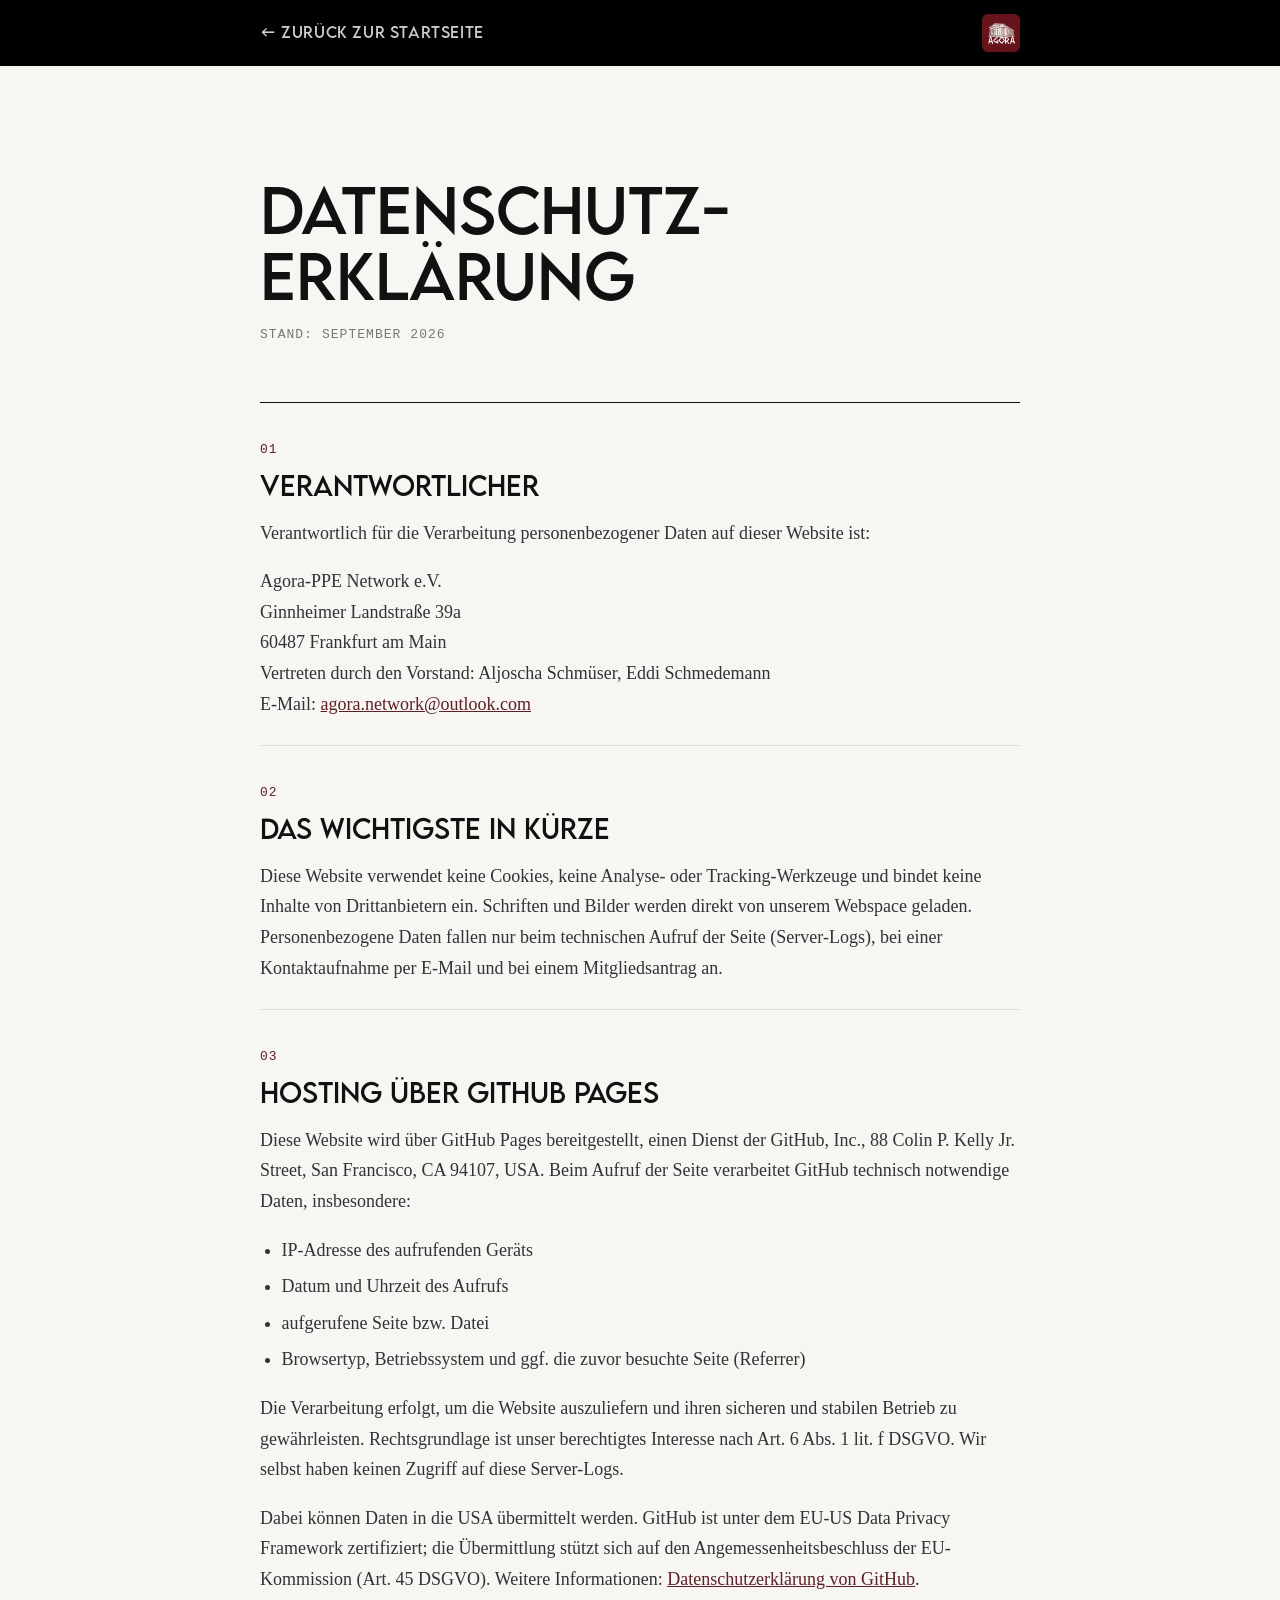
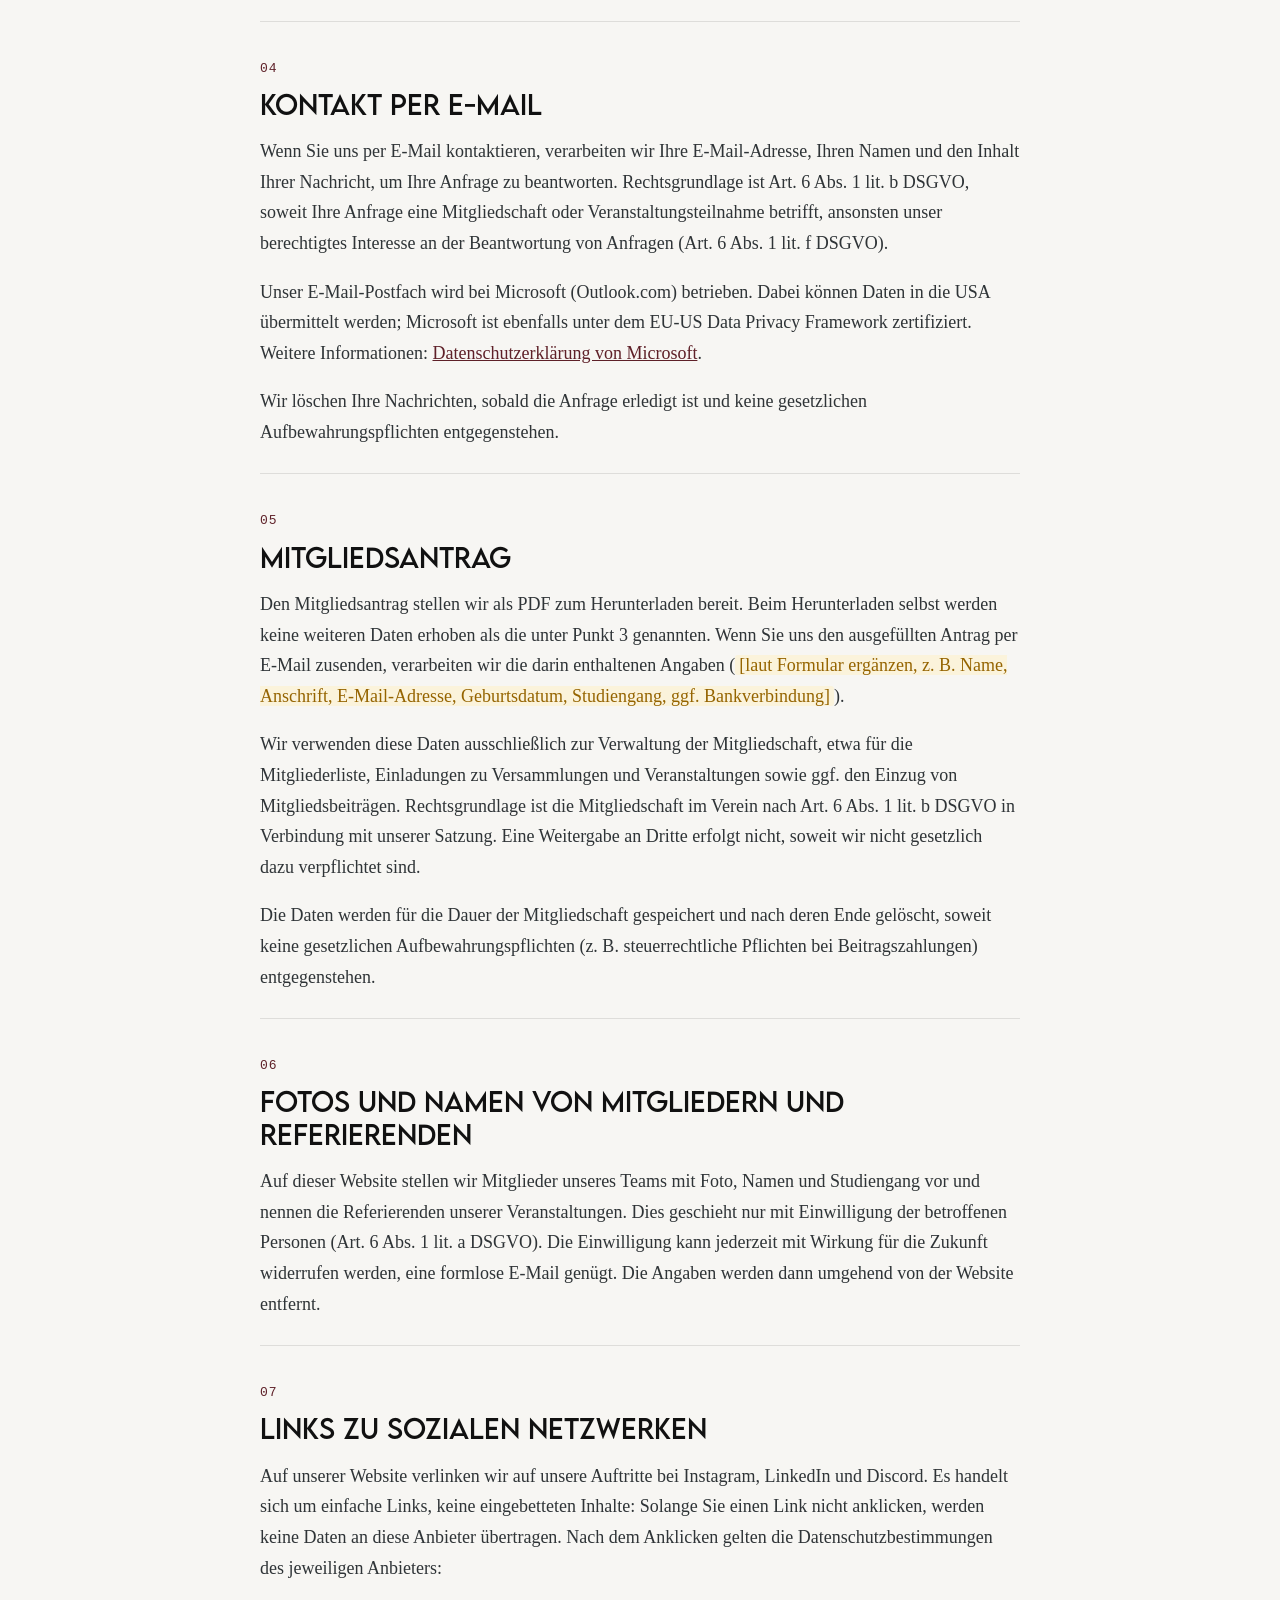
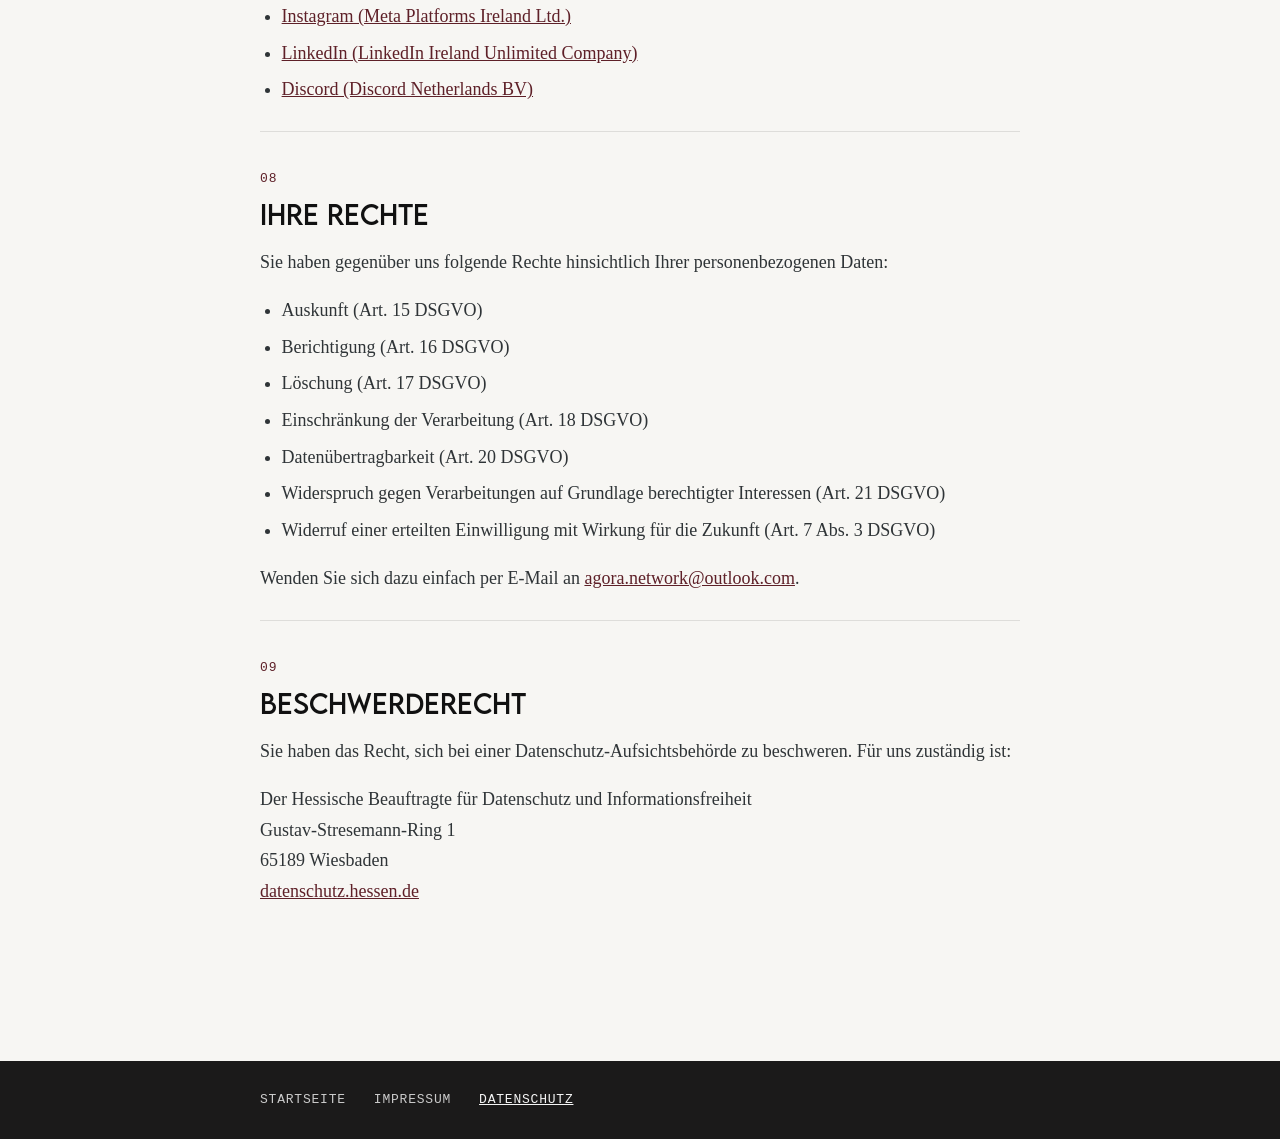
<file: datenschutz.html>
<!DOCTYPE html>
<html lang="de">
<head>
    <meta charset="UTF-8">
    <meta name="viewport" content="width=device-width, initial-scale=1.0">
    <meta name="description" content="Datenschutzerklärung von Agora - PPE Network e.V.">
    <title>Datenschutz · AGORA - PPE Network</title>
    <link rel="icon" href="media/Agora_Logo.jpg">
    <!-- ENTWURF: vor der Veröffentlichung prüfen, markierte Stellen ([ ... ]) ergänzen
         und mit einem Generator (z. B. datenschutz-generator.de) abgleichen. -->
    <link rel="stylesheet" href="css/unterseite.css">
</head>
<body>
    <header class="ds_header">
        <div class="ds_header_inner">
            <a class="ds_back" href="index.html">← Zurück zur Startseite</a>
            <a href="index.html" aria-label="Startseite"><img src="media/Agora_Logo.jpg" alt=""></a>
        </div>
    </header>

    <main>
        <h1>Datenschutz&shy;erklärung</h1>
        <p class="ds_stand">Stand: September 2026</p>

        <section>
            <div class="ds_num">01</div>
            <h2>Verantwortlicher</h2>
            <p>Verantwortlich für die Verarbeitung personenbezogener Daten auf dieser Website ist:</p>
            <address>
                Agora-PPE Network e.V.<br>
                Ginnheimer Landstraße 39a<br>
                60487 Frankfurt am Main<br>
                Vertreten durch den Vorstand: Aljoscha Schmüser, Eddi Schmedemann<br>
                E-Mail: <a href="mailto:agora.network@outlook.com">agora.network@outlook.com</a>
            </address>
        </section>

        <section>
            <div class="ds_num">02</div>
            <h2>Das Wichtigste in Kürze</h2>
            <p>Diese Website verwendet keine Cookies, keine Analyse- oder Tracking-Werkzeuge und bindet keine Inhalte von Drittanbietern ein. Schriften und Bilder werden direkt von unserem Webspace geladen.
                Personenbezogene Daten fallen nur beim technischen Aufruf der Seite (Server-Logs), bei einer Kontaktaufnahme per E-Mail und bei einem Mitgliedsantrag an.</p>
        </section>

        <section>
            <div class="ds_num">03</div>
            <h2>Hosting über GitHub Pages</h2>
            <p>Diese Website wird über GitHub Pages bereitgestellt, einen Dienst der GitHub, Inc., 88 Colin P. Kelly Jr. Street, San Francisco, CA 94107, USA.
                Beim Aufruf der Seite verarbeitet GitHub technisch notwendige Daten, insbesondere:</p>
            <ul>
                <li>IP-Adresse des aufrufenden Geräts</li>
                <li>Datum und Uhrzeit des Aufrufs</li>
                <li>aufgerufene Seite bzw. Datei</li>
                <li>Browsertyp, Betriebssystem und ggf. die zuvor besuchte Seite (Referrer)</li>
            </ul>
            <p>Die Verarbeitung erfolgt, um die Website auszuliefern und ihren sicheren und stabilen Betrieb zu gewährleisten. Rechtsgrundlage ist unser berechtigtes Interesse nach Art. 6 Abs. 1 lit. f DSGVO.
                Wir selbst haben keinen Zugriff auf diese Server-Logs.</p>
            <p>Dabei können Daten in die USA übermittelt werden. GitHub ist unter dem EU-US Data Privacy Framework zertifiziert; die Übermittlung stützt sich auf den Angemessenheitsbeschluss der EU-Kommission (Art. 45 DSGVO).
                Weitere Informationen: <a href="https://docs.github.com/en/site-policy/privacy-policies/github-general-privacy-statement">Datenschutzerklärung von GitHub</a>.</p>
        </section>

        <section>
            <div class="ds_num">04</div>
            <h2>Kontakt per E-Mail</h2>
            <p>Wenn Sie uns per E-Mail kontaktieren, verarbeiten wir Ihre E-Mail-Adresse, Ihren Namen und den Inhalt Ihrer Nachricht, um Ihre Anfrage zu beantworten.
                Rechtsgrundlage ist Art. 6 Abs. 1 lit. b DSGVO, soweit Ihre Anfrage eine Mitgliedschaft oder Veranstaltungsteilnahme betrifft, ansonsten unser berechtigtes Interesse an der Beantwortung von Anfragen (Art. 6 Abs. 1 lit. f DSGVO).</p>
            <p>Unser E-Mail-Postfach wird bei Microsoft (Outlook.com) betrieben. Dabei können Daten in die USA übermittelt werden; Microsoft ist ebenfalls unter dem EU-US Data Privacy Framework zertifiziert.
                Weitere Informationen: <a href="https://privacy.microsoft.com/de-de/privacystatement">Datenschutzerklärung von Microsoft</a>.</p>
            <p>Wir löschen Ihre Nachrichten, sobald die Anfrage erledigt ist und keine gesetzlichen Aufbewahrungspflichten entgegenstehen.</p>
        </section>

        <section>
            <div class="ds_num">05</div>
            <h2>Mitgliedsantrag</h2>
            <p>Den Mitgliedsantrag stellen wir als PDF zum Herunterladen bereit. Beim Herunterladen selbst werden keine weiteren Daten erhoben als die unter Punkt 3 genannten.
                Wenn Sie uns den ausgefüllten Antrag per E-Mail zusenden, verarbeiten wir die darin enthaltenen Angaben
                (<span class="todo">[laut Formular ergänzen, z. B. Name, Anschrift, E-Mail-Adresse, Geburtsdatum, Studiengang, ggf. Bankverbindung]</span>).</p>
            <p>Wir verwenden diese Daten ausschließlich zur Verwaltung der Mitgliedschaft, etwa für die Mitgliederliste, Einladungen zu Versammlungen und Veranstaltungen sowie ggf. den Einzug von Mitgliedsbeiträgen.
                Rechtsgrundlage ist die Mitgliedschaft im Verein nach Art. 6 Abs. 1 lit. b DSGVO in Verbindung mit unserer Satzung. Eine Weitergabe an Dritte erfolgt nicht, soweit wir nicht gesetzlich dazu verpflichtet sind.</p>
            <p>Die Daten werden für die Dauer der Mitgliedschaft gespeichert und nach deren Ende gelöscht, soweit keine gesetzlichen Aufbewahrungspflichten (z. B. steuerrechtliche Pflichten bei Beitragszahlungen) entgegenstehen.</p>
        </section>

        <section>
            <div class="ds_num">06</div>
            <h2>Fotos und Namen von Mitgliedern und Referierenden</h2>
            <p>Auf dieser Website stellen wir Mitglieder unseres Teams mit Foto, Namen und Studiengang vor und nennen die Referierenden unserer Veranstaltungen.
                Dies geschieht nur mit Einwilligung der betroffenen Personen (Art. 6 Abs. 1 lit. a DSGVO).
                Die Einwilligung kann jederzeit mit Wirkung für die Zukunft widerrufen werden, eine formlose E-Mail genügt. Die Angaben werden dann umgehend von der Website entfernt.</p>
        </section>

        <section>
            <div class="ds_num">07</div>
            <h2>Links zu sozialen Netzwerken</h2>
            <p>Auf unserer Website verlinken wir auf unsere Auftritte bei Instagram, LinkedIn und Discord. Es handelt sich um einfache Links, keine eingebetteten Inhalte:
                Solange Sie einen Link nicht anklicken, werden keine Daten an diese Anbieter übertragen.
                Nach dem Anklicken gelten die Datenschutzbestimmungen des jeweiligen Anbieters:</p>
            <ul>
                <li><a href="https://privacycenter.instagram.com/policy">Instagram (Meta Platforms Ireland Ltd.)</a></li>
                <li><a href="https://de.linkedin.com/legal/privacy-policy">LinkedIn (LinkedIn Ireland Unlimited Company)</a></li>
                <li><a href="https://discord.com/privacy">Discord (Discord Netherlands BV)</a></li>
            </ul>
        </section>

        <section>
            <div class="ds_num">08</div>
            <h2>Ihre Rechte</h2>
            <p>Sie haben gegenüber uns folgende Rechte hinsichtlich Ihrer personenbezogenen Daten:</p>
            <ul>
                <li>Auskunft (Art. 15 DSGVO)</li>
                <li>Berichtigung (Art. 16 DSGVO)</li>
                <li>Löschung (Art. 17 DSGVO)</li>
                <li>Einschränkung der Verarbeitung (Art. 18 DSGVO)</li>
                <li>Datenübertragbarkeit (Art. 20 DSGVO)</li>
                <li>Widerspruch gegen Verarbeitungen auf Grundlage berechtigter Interessen (Art. 21 DSGVO)</li>
                <li>Widerruf einer erteilten Einwilligung mit Wirkung für die Zukunft (Art. 7 Abs. 3 DSGVO)</li>
            </ul>
            <p>Wenden Sie sich dazu einfach per E-Mail an <a href="mailto:agora.network@outlook.com">agora.network@outlook.com</a>.</p>
        </section>

        <section>
            <div class="ds_num">09</div>
            <h2>Beschwerderecht</h2>
            <p>Sie haben das Recht, sich bei einer Datenschutz-Aufsichtsbehörde zu beschweren. Für uns zuständig ist:</p>
            <address>
                Der Hessische Beauftragte für Datenschutz und Informationsfreiheit<br>
                Gustav-Stresemann-Ring 1<br>
                65189 Wiesbaden<br>
                <a href="https://datenschutz.hessen.de">datenschutz.hessen.de</a>
            </address>
        </section>
    </main>

    <footer class="ds_footer">
        <div class="ds_footer_inner">
            <a href="index.html">Startseite</a>
            <a href="impressum.html">Impressum</a>
            <a href="datenschutz.html" aria-current="page">Datenschutz</a>
        </div>
    </footer>
</body>
</html>
</file>
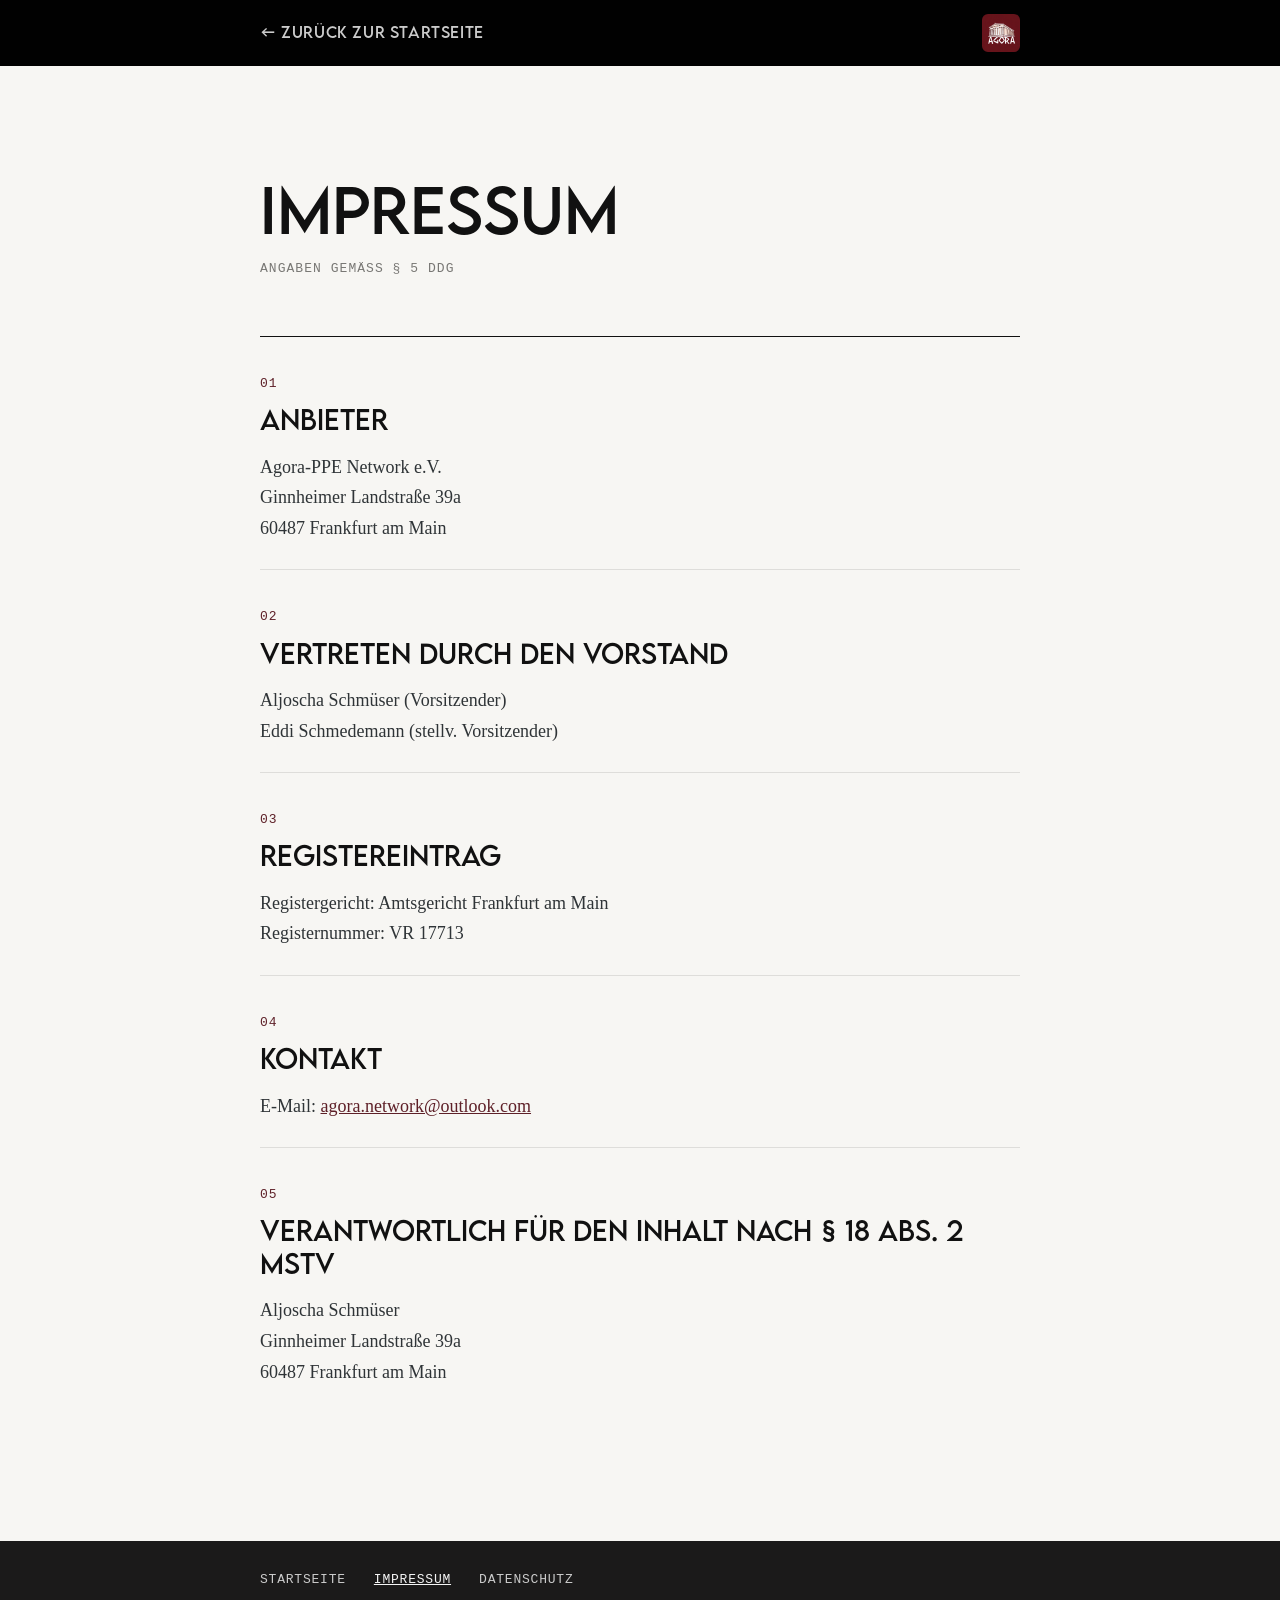
<file: impressum.html>
<!DOCTYPE html>
<html lang="de">
<head>
    <meta charset="UTF-8">
    <meta name="viewport" content="width=device-width, initial-scale=1.0">
    <meta name="description" content="Impressum von Agora - PPE Network e.V.">
    <title>Impressum · AGORA - PPE Network</title>
    <link rel="icon" href="media/Agora_Logo.jpg">
    <link rel="stylesheet" href="css/unterseite.css">
</head>
<body>
    <header class="ds_header">
        <div class="ds_header_inner">
            <a class="ds_back" href="index.html">← Zurück zur Startseite</a>
            <a href="index.html" aria-label="Startseite"><img src="media/Agora_Logo.jpg" alt=""></a>
        </div>
    </header>

    <main>
        <h1>Impressum</h1>
        <p class="ds_stand">Angaben gemäß § 5 DDG</p>

        <section>
            <div class="ds_num">01</div>
            <h2>Anbieter</h2>
            <address>
                Agora-PPE Network e.V.<br>
                Ginnheimer Landstraße 39a<br>
                60487 Frankfurt am Main
            </address>
        </section>

        <section>
            <div class="ds_num">02</div>
            <h2>Vertreten durch den Vorstand</h2>
            <p>
                Aljoscha Schmüser (Vorsitzender)<br>
                Eddi Schmedemann (stellv. Vorsitzender)
            </p>
        </section>

        <section>
            <div class="ds_num">03</div>
            <h2>Registereintrag</h2>
            <p>
                Registergericht: Amtsgericht Frankfurt am Main<br>
                Registernummer: VR 17713
            </p>
        </section>

        <section>
            <div class="ds_num">04</div>
            <h2>Kontakt</h2>
            <p>E-Mail: <a href="mailto:agora.network@outlook.com">agora.network@outlook.com</a></p>
        </section>

        <section>
            <div class="ds_num">05</div>
            <h2>Verantwortlich für den Inhalt nach § 18 Abs. 2 MStV</h2>
            <address>
                Aljoscha Schmüser<br>
                Ginnheimer Landstraße 39a<br>
                60487 Frankfurt am Main
            </address>
        </section>
    </main>

    <footer class="ds_footer">
        <div class="ds_footer_inner">
            <a href="index.html">Startseite</a>
            <a href="impressum.html" aria-current="page">Impressum</a>
            <a href="datenschutz.html">Datenschutz</a>
        </div>
    </footer>
</body>
</html>
</file>
<file: css/unterseite.css>
/* Gemeinsames Stylesheet für die Unterseiten (Impressum, Datenschutz).
   Eigene Datei, weil style.css und script.js auf die Startseite zugeschnitten sind. */

@font-face {
    font-family: 'LEMONMILK';
    src: url('../media/LEMONMILK/LEMONMILK-Regular.otf') format('opentype');
    font-weight: normal;
    font-style: normal;
}

:root {
    --ink: #111111;
    --text: #2F3437;
    --muted: #787774;
    --line: rgba(0, 0, 0, 0.1);
    --accent: #5E2028;
    --mono: 'SF Mono', Consolas, 'Courier New', monospace;
    --serif: Baskerville, Georgia, serif;
}

body {
    margin: 0;
    background: #F7F6F3;
    color: var(--text);
    font-family: var(--serif);
    font-size: 18px;
    line-height: 1.7;
}

.ds_header {
    background: #010101;
    padding: 14px 24px;
}

.ds_header_inner {
    max-width: 760px;
    margin: 0 auto;
    display: flex;
    align-items: center;
    justify-content: space-between;
    gap: 16px;
}

.ds_back {
    font-family: LEMONMILK, sans-serif;
    font-size: 15px;
    letter-spacing: 0.04em;
    color: #cbcbcb;
    text-decoration: none;
}

.ds_back:hover,
.ds_back:focus-visible {
    color: #f5f5f5;
}

.ds_header img {
    width: 38px;
    height: 38px;
    border-radius: 6px;
    display: block;
}

main {
    max-width: 760px;
    margin: 0 auto;
    padding: clamp(56px, 9vw, 110px) 24px clamp(72px, 10vw, 130px);
}

h1 {
    font-family: LEMONMILK, Baskerville, serif;
    font-size: clamp(34px, 6vw, 60px);
    font-weight: normal;
    line-height: 1.1;
    color: var(--ink);
    margin: 0 0 16px;
}

.ds_stand {
    font-family: var(--mono);
    font-size: 13px;
    letter-spacing: 0.08em;
    text-transform: uppercase;
    color: var(--muted);
    margin: 0 0 56px;
}

section {
    border-top: 1px solid var(--line);
    padding: 36px 0 8px;
}

section:first-of-type {
    border-top-color: var(--ink);
}

.ds_num {
    font-family: var(--mono);
    font-size: 13px;
    letter-spacing: 0.08em;
    color: var(--accent);
    margin-bottom: 8px;
}

h2 {
    font-family: LEMONMILK, Baskerville, serif;
    font-size: clamp(20px, 2.6vw, 26px);
    font-weight: normal;
    line-height: 1.25;
    color: var(--ink);
    margin: 0 0 16px;
}

p, ul {
    margin: 0 0 18px;
}

ul {
    padding-left: 1.2em;
}

li {
    margin-bottom: 6px;
}

a {
    color: var(--accent);
}

address {
    font-style: normal;
    margin: 0 0 18px;
}

.todo {
    background: #FBF3DB;
    color: #956400;
    padding: 0 4px;
    border-radius: 3px;
}

/* Fußzeile mit Links zwischen den Unterseiten */
.ds_footer {
    background: #1B1A1A;
    padding: 28px 24px;
}

.ds_footer_inner {
    max-width: 760px;
    margin: 0 auto;
    display: flex;
    flex-wrap: wrap;
    gap: 8px 28px;
    font-family: var(--mono);
    font-size: 13px;
    letter-spacing: 0.06em;
    text-transform: uppercase;
}

.ds_footer a {
    color: #cbcbcb;
    text-decoration: none;
}

.ds_footer a:hover,
.ds_footer a:focus-visible,
.ds_footer a[aria-current="page"] {
    color: #f5f5f5;
    text-decoration: underline;
}

@media (max-width: 640px) {
    body {
        font-size: 17px;
    }

    .ds_header,
    main,
    .ds_footer {
        padding-left: 16px;
        padding-right: 16px;
    }
}
</file>
